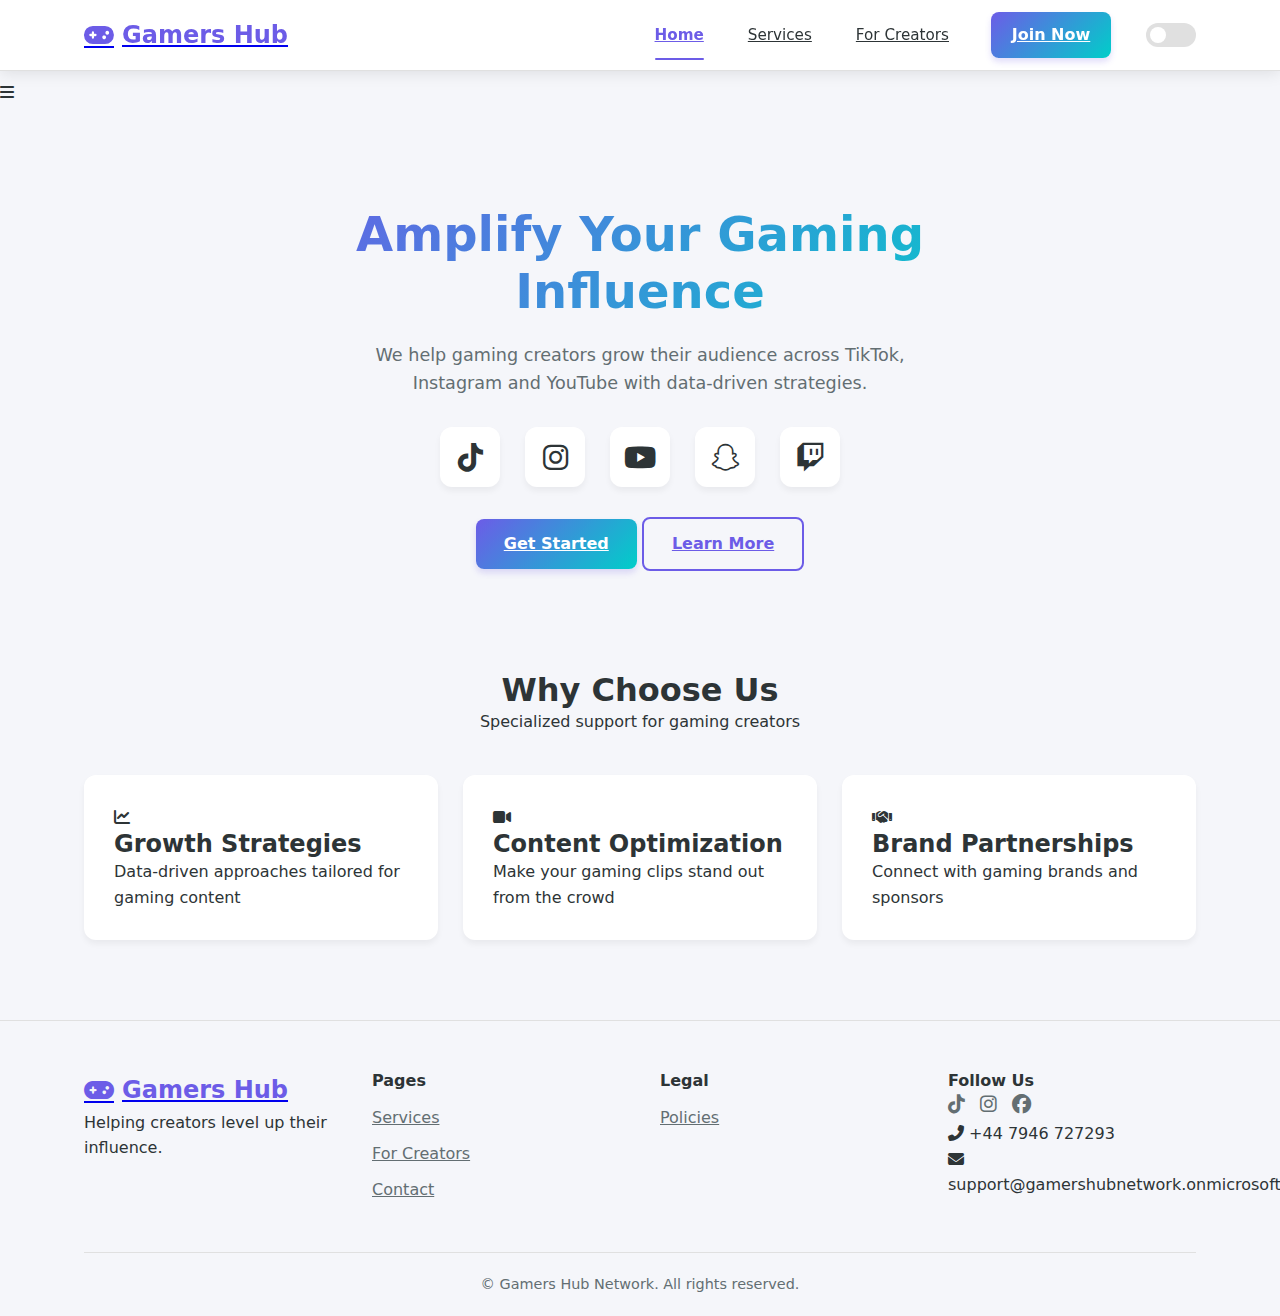
<file: index.html>
<!DOCTYPE html>
<html lang="en" data-theme="light">
<head>
  <meta charset="UTF-8">
  <meta name="viewport" content="width=device-width, initial-scale=1.0">
  <title>Gamers Hub Network | Influencer Agency</title>
  <link rel="stylesheet" href="css/style.css">
  <link rel="stylesheet" href="https://cdnjs.cloudflare.com/ajax/libs/font-awesome/6.4.0/css/all.min.css">
</head>
<body>
  <!-- Added mobile menu button -->
  <div class="mobile-menu-btn" id="mobileMenuBtn">
    <i class="fas fa-bars"></i>
  </div>

  <nav class="navbar">
    <div class="container">
      <a href="index.html" class="logo">
        <i class="fas fa-gamepad logo-icon"></i>
        <span>Gamers Hub</span>
      </a>
      <div class="nav-links" id="navLinks">
        <a href="index.html" class="active">Home</a>
        <a href="services.html">Services</a>
        <a href="creators.html">For Creators</a>
        <a href="contact.html" class="btn btn-primary">Join Now</a>
        <label class="theme-switch">
          <input type="checkbox" id="theme-toggle">
          <span class="slider"></span>
        </label>
      </div>
    </div>
  </nav>

  <!-- Original hero section remains unchanged -->
  <section class="hero">
    <div class="container">
      <h1>Amplify Your Gaming Influence</h1>
      <p>We help gaming creators grow their audience across TikTok, Instagram and YouTube with data-driven strategies.</p>
      
      <div class="platforms">
        <div class="platform">
          <i class="fab fa-tiktok"></i>
        </div>
        <div class="platform">
          <i class="fab fa-instagram"></i>
        </div>
        <div class="platform">
          <i class="fab fa-youtube"></i>
        </div>
        <div class="platform">
          <i class="fab fa-snapchat"></i>
        </div>
        <div class="platform">
          <i class="fab fa-twitch"></i>
        </div>
      </div>

      <div class="hero-buttons">
        <a href="contact.html" class="btn btn-primary">Get Started</a>
        <a href="services.html" class="btn btn-outline">Learn More</a>
      </div>
    </div>
  </section>

  <!-- Original features section remains unchanged -->
  <section class="container">
    <h2 class="text-center">Why Choose Us</h2>
    <p class="text-center">Specialized support for gaming creators</p>
    
    <div class="grid grid-3">
      <div class="card">
        <i class="fas fa-chart-line feature-icon"></i>
        <h3>Growth Strategies</h3>
        <p>Data-driven approaches tailored for gaming content</p>
      </div>
      
      <div class="card">
        <i class="fas fa-video feature-icon"></i>
        <h3>Content Optimization</h3>
        <p>Make your gaming clips stand out from the crowd</p>
      </div>
      
      <div class="card">
        <i class="fas fa-handshake feature-icon"></i>
        <h3>Brand Partnerships</h3>
        <p>Connect with gaming brands and sponsors</p>
      </div>
    </div>
  </section>

  <!-- Original footer remains unchanged -->
  <div id="footer-container"></div>

<script>
  fetch('footer.html')
    .then(response => response.text())
    .then(data => {
      document.getElementById('footer-container').innerHTML = data;
    })
    .catch(() => {
      document.getElementById('footer-container').innerHTML = `
        <footer class="footer">
          <div class="container">
            <p>© ${new Date().getFullYear()} Gamers Hub Network</p>
          </div>
        </footer>
      `;
    });
</script>

  <script src="/js/theme.js"></script>
   <script src="js/main.js"></script>
</body>
</html>
</file>
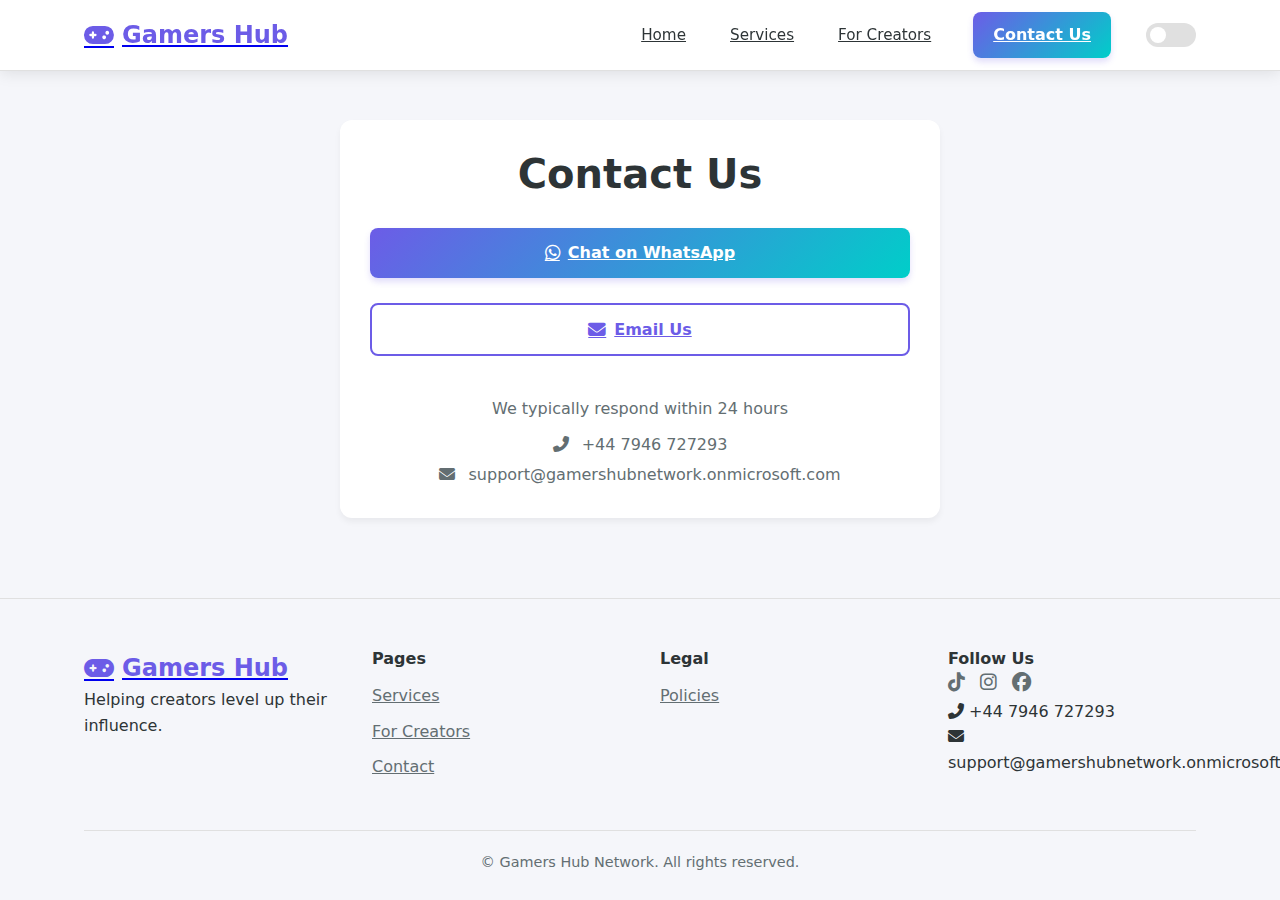
<file: contact.html>
<!DOCTYPE html>
<html lang="en" data-theme="light">
<head>
    <meta charset="UTF-8">
    <meta name="viewport" content="width=device-width, initial-scale=1.0">
    <title>Contact Gamers Hub Network</title>
    <link rel="stylesheet" href="css/style.css">
    <link rel="stylesheet" href="https://cdnjs.cloudflare.com/ajax/libs/font-awesome/6.4.0/css/all.min.css">
</head>
<body>
    <nav class="navbar">
        <div class="container">
            <a href="index.html" class="logo">
                <i class="fas fa-gamepad logo-icon"></i>
                <span>Gamers Hub</span>
            </a>
            <div class="nav-links">
                <a href="index.html">Home</a>
                <a href="services.html">Services</a>
                <a href="creators.html">For Creators</a>
                <a href="contact.html" class="btn btn-primary">Contact Us</a>
                <label class="theme-switch">
                    <input type="checkbox" id="theme-toggle">
                    <span class="slider"></span>
                </label>
            </div>
        </div>
    </nav>

    <main class="container">
        <section class="card" style="max-width: 600px; margin: 40px auto; text-align: center;">
            <h1 style="margin-bottom: 30px;">Contact Us</h1>
            
            <div class="contact-options" style="display: flex; flex-direction: column; gap: 25px;">
                <a href="https://wa.me/447946727293" class="btn btn-primary btn-icon" style="justify-content: center;">
                    <i class="fab fa-whatsapp"></i>
                    <span>Chat on WhatsApp</span>
                </a>
                
                <a href="mailto:support@gamershubnetwork.onmicrosoft.com" class="btn btn-outline btn-icon" style="justify-content: center;">
                    <i class="fas fa-envelope"></i>
                    <span>Email Us</span>
                </a>
            </div>
            
            <div style="margin-top: 40px; color: var(--text-muted);">
                <p>We typically respond within 24 hours</p>
                <p style="margin-top: 10px;">
                    <i class="fas fa-phone-alt" style="margin-right: 8px;"></i>
                    +44 7946 727293
                </p>
                <p style="margin-top: 5px;">
                    <i class="fas fa-envelope" style="margin-right: 8px;"></i>
                    support@gamershubnetwork.onmicrosoft.com
                </p>
            </div>
        </section>
    </main>

    <!-- Footer -->
  <div id="footer-container"></div>

<script>
  fetch('footer.html')
    .then(response => response.text())
    .then(data => {
      document.getElementById('footer-container').innerHTML = data;
    })
    .catch(() => {
      document.getElementById('footer-container').innerHTML = `
        <footer class="footer">
          <div class="container">
            <p>© ${new Date().getFullYear()} Gamers Hub Network</p>
          </div>
        </footer>
      `;
    });
</script>

  <script src="js/theme.js"></script>
</body>
</html>
</file>
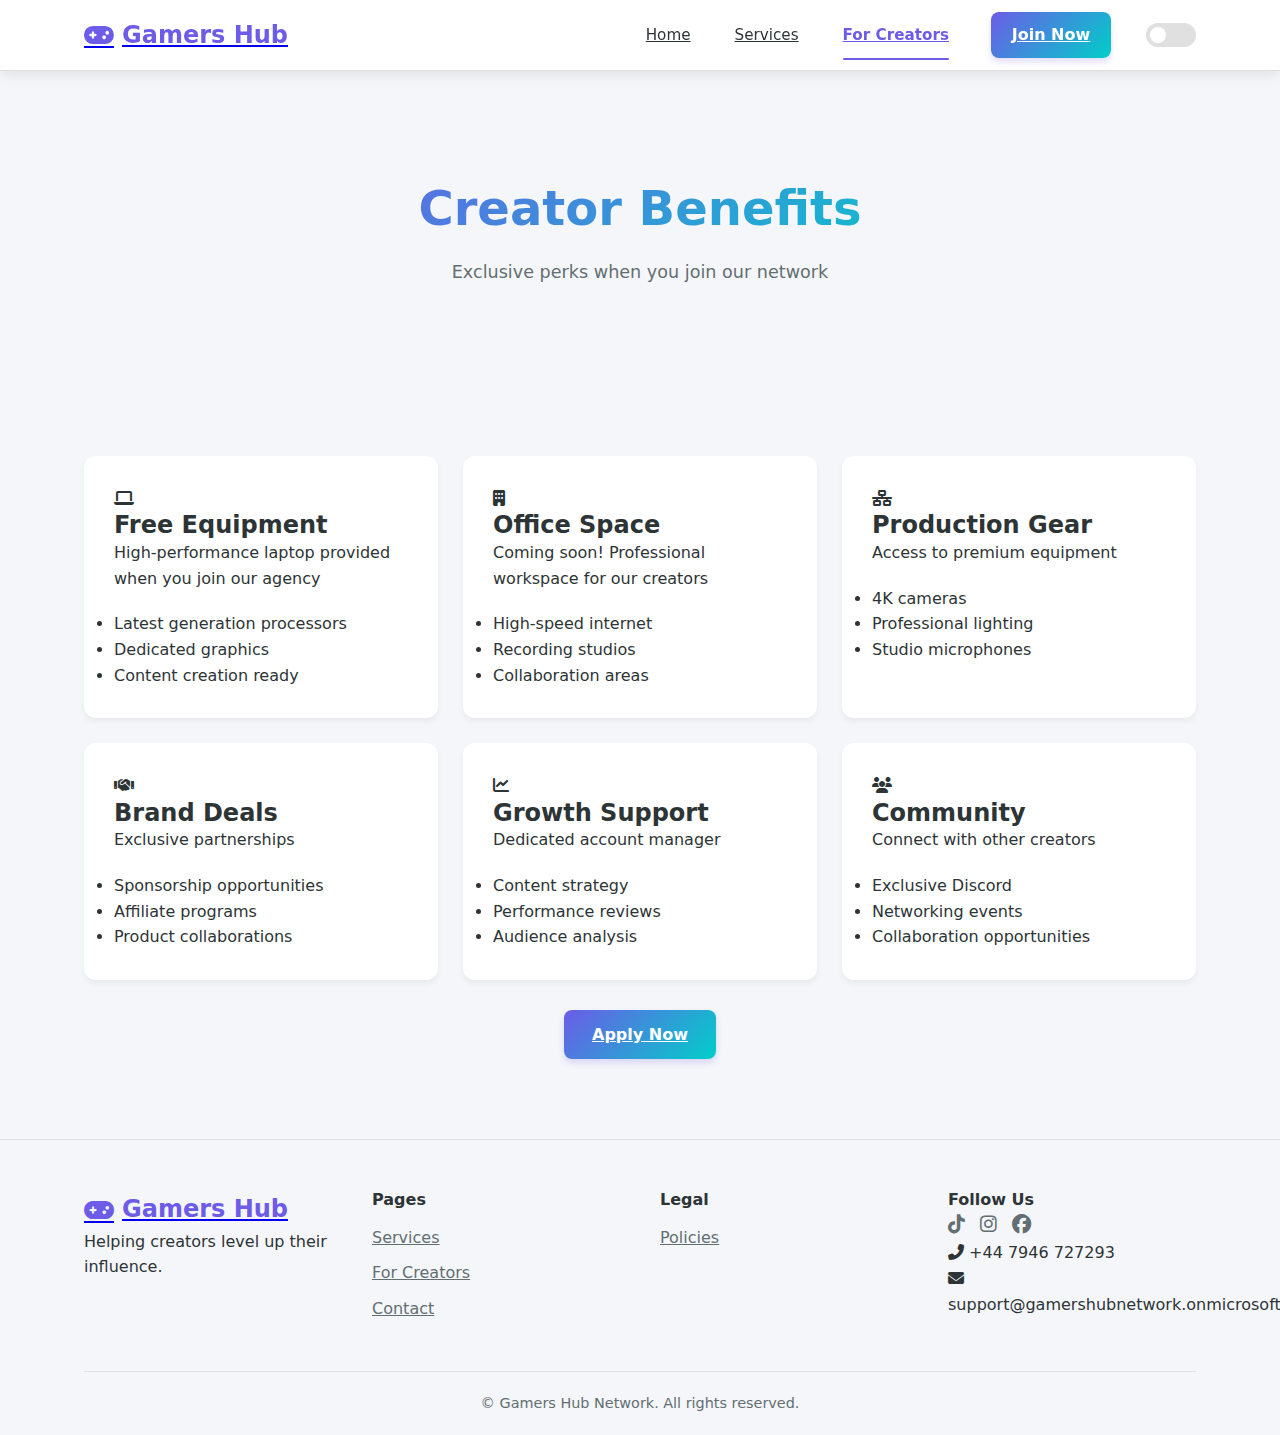
<file: creators.html>
<!DOCTYPE html>
<html lang="en" data-theme="light">
<head>
  <meta charset="UTF-8">
  <meta name="viewport" content="width=device-width, initial-scale=1.0">
  <title>For Creators | Gamers Hub Network</title>
  <link rel="stylesheet" href="css/style.css">
  <link rel="stylesheet" href="https://cdnjs.cloudflare.com/ajax/libs/font-awesome/6.4.0/css/all.min.css">
</head>
<body>
  <nav class="navbar">
        <div class="container">
            <a href="index.html" class="logo">
                <i class="fas fa-gamepad logo-icon"></i>
                <span>Gamers Hub</span>
            </a>
            <div class="nav-links">
                <a href="index.html">Home</a>
                <a href="services.html">Services</a>
                <a href="creators.html" class="active">For Creators</a>
                <a href="contact.html" class="btn btn-primary">Join Now</a>
                <label class="theme-switch">
                    <input type="checkbox" id="theme-toggle">
                    <span class="slider"></span>
                </label>
            </div>
        </div>
    </nav>


  <section class="hero">
    <div class="container">
      <h1>Creator Benefits</h1>
      <p>Exclusive perks when you join our network</p>
    </div>
  </section>

  <section class="container">
    <div class="grid grid-3">
      <div class="card">
        <i class="fas fa-laptop feature-icon"></i>
        <h3>Free Equipment</h3>
        <p>High-performance laptop provided when you join our agency</p>
        <ul class="mt-2">
          <li>Latest generation processors</li>
          <li>Dedicated graphics</li>
          <li>Content creation ready</li>
        </ul>
      </div>
      
      <div class="card">
        <i class="fas fa-building feature-icon"></i>
        <h3>Office Space</h3>
        <p>Coming soon! Professional workspace for our creators</p>
        <ul class="mt-2">
          <li>High-speed internet</li>
          <li>Recording studios</li>
          <li>Collaboration areas</li>
        </ul>
      </div>
      
      <div class="card">
        <i class="fas fa-network-wired feature-icon"></i>
        <h3>Production Gear</h3>
        <p>Access to premium equipment</p>
        <ul class="mt-2">
          <li>4K cameras</li>
          <li>Professional lighting</li>
          <li>Studio microphones</li>
        </ul>
      </div>
      
      <div class="card">
        <i class="fas fa-handshake feature-icon"></i>
        <h3>Brand Deals</h3>
        <p>Exclusive partnerships</p>
        <ul class="mt-2">
          <li>Sponsorship opportunities</li>
          <li>Affiliate programs</li>
          <li>Product collaborations</li>
        </ul>
      </div>
      
      <div class="card">
        <i class="fas fa-chart-line feature-icon"></i>
        <h3>Growth Support</h3>
        <p>Dedicated account manager</p>
        <ul class="mt-2">
          <li>Content strategy</li>
          <li>Performance reviews</li>
          <li>Audience analysis</li>
        </ul>
      </div>
      
      <div class="card">
        <i class="fas fa-users feature-icon"></i>
        <h3>Community</h3>
        <p>Connect with other creators</p>
        <ul class="mt-2">
          <li>Exclusive Discord</li>
          <li>Networking events</li>
          <li>Collaboration opportunities</li>
        </ul>
      </div>
    </div>
    
    <div class="text-center mt-3">
      <a href="contact.html" class="btn btn-primary">Apply Now</a>
    </div>
  </section>

  <!-- Footer -->
  <div id="footer-container"></div>

<script>
  fetch('footer.html')
    .then(response => response.text())
    .then(data => {
      document.getElementById('footer-container').innerHTML = data;
    })
    .catch(() => {
      document.getElementById('footer-container').innerHTML = `
        <footer class="footer">
          <div class="container">
            <p>© ${new Date().getFullYear()} Gamers Hub Network</p>
          </div>
        </footer>
      `;
    });
</script>

  <script src="js/theme.js"></script>
</body>
</html>
</file>
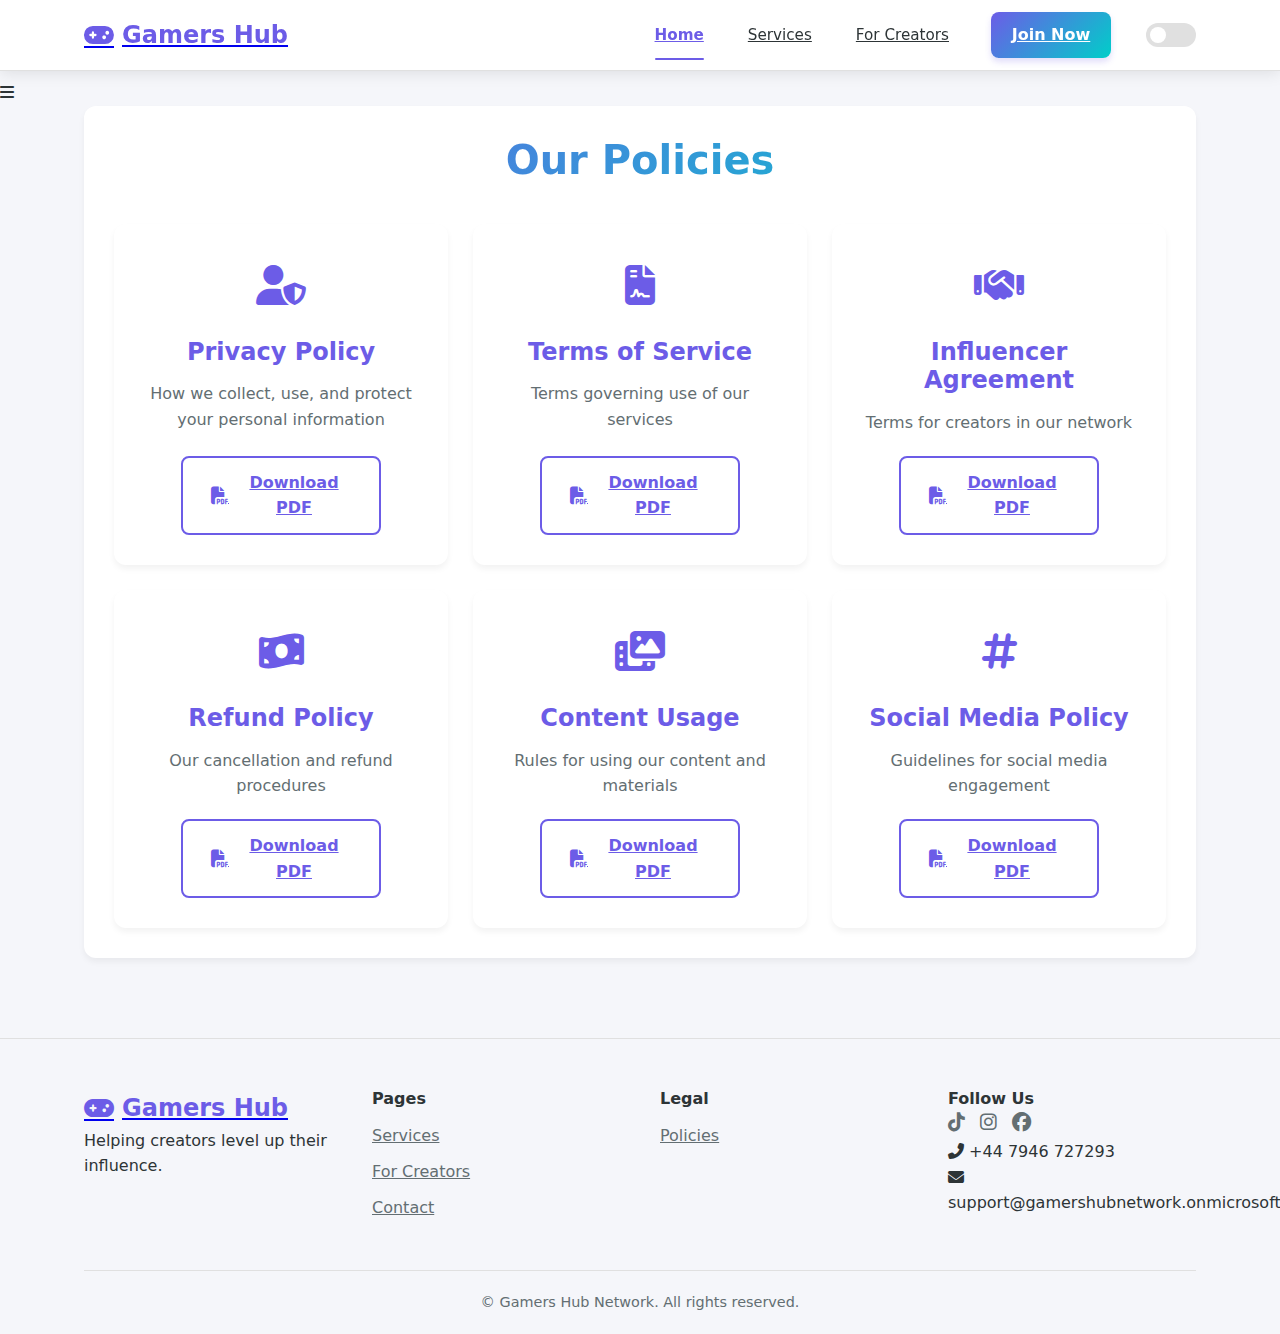
<file: policies.html>
<!DOCTYPE html>
<html lang="en" data-theme="light">

<head>
    <meta charset="UTF-8">
    <meta name="viewport" content="width=device-width, initial-scale=1.0">
    <title>Policies | Gamers Hub Network</title>
    <link rel="stylesheet" href="css/style.css">
    <link rel="stylesheet" href="css/policies.css">
    <link rel="stylesheet" href="https://cdnjs.cloudflare.com/ajax/libs/font-awesome/6.4.0/css/all.min.css">
</head>

<body>
    <!-- Added mobile menu button -->
    <div class="mobile-menu-btn" id="mobileMenuBtn">
        <i class="fas fa-bars"></i>
    </div>

    <nav class="navbar">
        <div class="container">
            <a href="index.html" class="logo">
                <i class="fas fa-gamepad logo-icon"></i>
                <span>Gamers Hub</span>
            </a>
            <div class="nav-links">
                <a href="index.html" class="active">Home</a>
                <a href="services.html">Services</a>
                <a href="creators.html">For Creators</a>
                <a href="contact.html" class="btn btn-primary">Join Now</a>
                <label class="theme-switch">
                    <input type="checkbox" id="theme-toggle">
                    <span class="slider"></span>
                </label>
            </div>
        </div>
    </nav>


    <main class="container">
        <section class="card">
            <h1 class="policy-page-title">Our Policies</h1>

            <div class="policies-grid">
                <!-- Privacy Policy -->
                <div class="policy-card">
                    <div class="policy-icon">
                        <i class="fas fa-user-shield"></i>
                    </div>
                    <h3>Privacy Policy</h3>
                    <p>How we collect, use, and protect your personal information</p>
                    <a href="pdf/Privacy-Policy.pdf" class="btn btn-outline btn-icon" download>
                        <i class="fas fa-file-pdf"></i>
                        <span>Download PDF</span>
                    </a>
                </div>

                <!-- Terms of Service -->
                <div class="policy-card">
                    <div class="policy-icon">
                        <i class="fas fa-file-contract"></i>
                    </div>
                    <h3>Terms of Service</h3>
                    <p>Terms governing use of our services</p>
                    <a href="pdf/Client-Agreement-Policy.pdf" class="btn btn-outline btn-icon" download>
                        <i class="fas fa-file-pdf"></i>
                        <span>Download PDF</span>
                    </a>
                </div>

                <!-- Influencer Agreement -->
                <div class="policy-card">
                    <div class="policy-icon">
                        <i class="fas fa-handshake"></i>
                    </div>
                    <h3>Influencer Agreement</h3>
                    <p>Terms for creators in our network</p>
                    <a href="pdf/Influencer-Agreement-Policy.pdf" class="btn btn-outline btn-icon" download>
                        <i class="fas fa-file-pdf"></i>
                        <span>Download PDF</span>
                    </a>
                </div>

                <!-- Refund Policy -->
                <div class="policy-card">
                    <div class="policy-icon">
                        <i class="fas fa-money-bill-wave"></i>
                    </div>
                    <h3>Refund Policy</h3>
                    <p>Our cancellation and refund procedures</p>
                    <a href="pdf/Refund-and-Cancellation-Policy.pdf" class="btn btn-outline btn-icon" download>
                        <i class="fas fa-file-pdf"></i>
                        <span>Download PDF</span>
                    </a>
                </div>

                <!-- Content Usage Policy -->
                <div class="policy-card">
                    <div class="policy-icon">
                        <i class="fas fa-photo-video"></i>
                    </div>
                    <h3>Content Usage</h3>
                    <p>Rules for using our content and materials</p>
                    <a href="pdf/Content-Usage-Policy.pdf" class="btn btn-outline btn-icon" download>
                        <i class="fas fa-file-pdf"></i>
                        <span>Download PDF</span>
                    </a>
                </div>

                <!-- Social Media Policy -->
                <div class="policy-card">
                    <div class="policy-icon">
                        <i class="fas fa-hashtag"></i>
                    </div>
                    <h3>Social Media Policy</h3>
                    <p>Guidelines for social media engagement</p>
                    <a href="pdf/Social-Media-Policy.pdf" class="btn btn-outline btn-icon" download>
                        <i class="fas fa-file-pdf"></i>
                        <span>Download PDF</span>
                    </a>
                </div>
            </div>
        </section>
    </main>

    <!-- Footer -->
    <div id="footer-container"></div>

    <script>
        fetch('footer.html')
            .then(response => response.text())
            .then(data => {
                document.getElementById('footer-container').innerHTML = data;
            })
            .catch(() => {
                document.getElementById('footer-container').innerHTML = `
        <footer class="footer">
          <div class="container">
            <p>© ${new Date().getFullYear()} Gamers Hub Network</p>
          </div>
        </footer>
      `;
            });
    </script>

    <script src="js/theme.js"></script>
    <script src="js/main.js"></script>
</body>

</html>
</file>
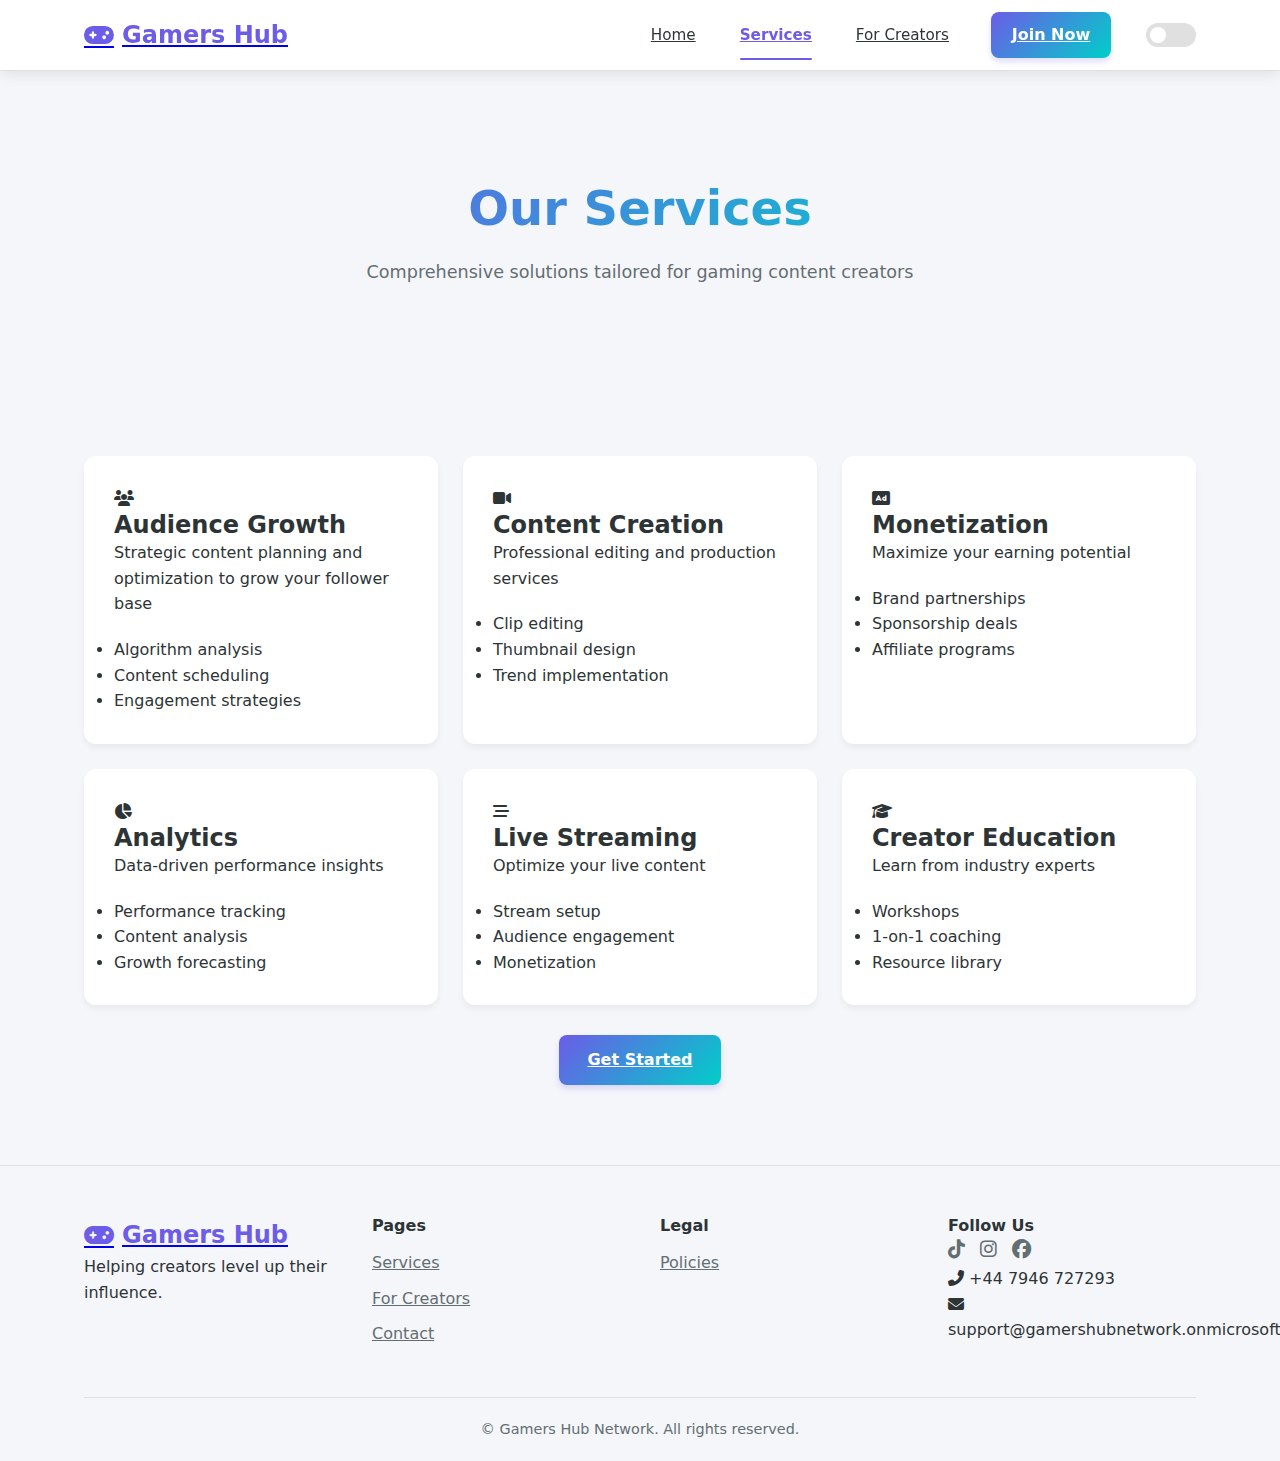
<file: services.html>
<!DOCTYPE html>
<html lang="en" data-theme="light">
<head>
  <meta charset="UTF-8">
  <meta name="viewport" content="width=device-width, initial-scale=1.0">
  <title>Our Services | Gamers Hub Network</title>
  <link rel="stylesheet" href="css/style.css">
  <link rel="stylesheet" href="https://cdnjs.cloudflare.com/ajax/libs/font-awesome/6.4.0/css/all.min.css">
</head>
<body>
  <nav class="navbar">
        <div class="container">
            <a href="index.html" class="logo">
                <i class="fas fa-gamepad logo-icon"></i>
                <span>Gamers Hub</span>
            </a>
            <div class="nav-links">
                <a href="index.html">Home</a>
                <a href="services.html" class="active">Services</a>
                <a href="creators.html">For Creators</a>
                <a href="contact.html" class="btn btn-primary">Join Now</a>
                <label class="theme-switch">
                    <input type="checkbox" id="theme-toggle">
                    <span class="slider"></span>
                </label>
            </div>
        </div>
    </nav>


  <section class="hero">
    <div class="container">
      <h1>Our Services</h1>
      <p>Comprehensive solutions tailored for gaming content creators</p>
    </div>
  </section>

  <section class="container">
    <div class="grid grid-3">
      <div class="card">
        <i class="fas fa-users feature-icon"></i>
        <h3>Audience Growth</h3>
        <p>Strategic content planning and optimization to grow your follower base</p>
        <ul class="mt-2">
          <li>Algorithm analysis</li>
          <li>Content scheduling</li>
          <li>Engagement strategies</li>
        </ul>
      </div>
      
      <div class="card">
        <i class="fas fa-video feature-icon"></i>
        <h3>Content Creation</h3>
        <p>Professional editing and production services</p>
        <ul class="mt-2">
          <li>Clip editing</li>
          <li>Thumbnail design</li>
          <li>Trend implementation</li>
        </ul>
      </div>
      
      <div class="card">
        <i class="fas fa-ad feature-icon"></i>
        <h3>Monetization</h3>
        <p>Maximize your earning potential</p>
        <ul class="mt-2">
          <li>Brand partnerships</li>
          <li>Sponsorship deals</li>
          <li>Affiliate programs</li>
        </ul>
      </div>
      
      <div class="card">
        <i class="fas fa-chart-pie feature-icon"></i>
        <h3>Analytics</h3>
        <p>Data-driven performance insights</p>
        <ul class="mt-2">
          <li>Performance tracking</li>
          <li>Content analysis</li>
          <li>Growth forecasting</li>
        </ul>
      </div>
      
      <div class="card">
        <i class="fas fa-stream feature-icon"></i>
        <h3>Live Streaming</h3>
        <p>Optimize your live content</p>
        <ul class="mt-2">
          <li>Stream setup</li>
          <li>Audience engagement</li>
          <li>Monetization</li>
        </ul>
      </div>
      
      <div class="card">
        <i class="fas fa-graduation-cap feature-icon"></i>
        <h3>Creator Education</h3>
        <p>Learn from industry experts</p>
        <ul class="mt-2">
          <li>Workshops</li>
          <li>1-on-1 coaching</li>
          <li>Resource library</li>
        </ul>
      </div>
    </div>
    
    <div class="text-center mt-3">
      <a href="contact.html" class="btn btn-primary">Get Started</a>
    </div>
  </section>

  <!-- Footer -->
  <div id="footer-container"></div>

<script>
  fetch('footer.html')
    .then(response => response.text())
    .then(data => {
      document.getElementById('footer-container').innerHTML = data;
    })
    .catch(() => {
      document.getElementById('footer-container').innerHTML = `
        <footer class="footer">
          <div class="container">
            <p>© ${new Date().getFullYear()} Gamers Hub Network</p>
          </div>
        </footer>
      `;
    });
</script>

  <script src="js/theme.js"></script>
</body>
</html>
</file>
<file: css/style.css>
:root {
  --primary: #6C5CE7;
  --primary-light: #8C7AE6;
  --secondary: #00CEC9;
  --text: #2D3436;
  --bg: #F5F6FA;
  --card-bg: #FFFFFF;
  --nav-bg: #FFFFFF;
  --border: #E0E0E0;
  --text-muted: #636E72;
}

[data-theme="dark"] {
  --primary: #8C7AE6;
  --primary-light: #9C8BEE;
  --secondary: #00D8D1;
  --text: #F5F6FA;
  --bg: #1A1A1A;
  --card-bg: #2D3436;
  --nav-bg: #2D3436;
  --border: #444;
  --text-muted: #B2BEC3;
}

* {
  margin: 0;
  padding: 0;
  box-sizing: border-box;
  transition: background 0.3s, color 0.1s;
}

body {
  font-family: 'Inter', system-ui, -apple-system, sans-serif;
  background: var(--bg);
  color: var(--text);
  line-height: 1.6;
  padding-top: 80px;
}

.container {
  width: 90%;
  max-width: 1200px;
  margin: 0 auto;
  padding: 0 20px;
}

/* ====================== */
/* Enhanced Navigation */
/* ====================== */
.navbar {
  background: var(--nav-bg);
  padding: 12px 0;
  position: fixed;
  width: 100%;
  top: 0;
  z-index: 1000;
  box-shadow: 0 2px 15px rgba(0,0,0,0.1);
  border-bottom: 1px solid var(--border);
}

.navbar .container {
  display: flex;
  justify-content: space-between;
  align-items: center;
}

.logo {
  font-size: 1.5rem;
  font-weight: 700;
  display: flex;
  align-items: center;
  gap: 8px;
}

.logo span {
  color: var(--primary);
}

.logo-icon {
  color: var(--primary);
}

.nav-links {
  display: flex;
  align-items: center;
  gap: 20px;
}

.nav-links a:not(.btn) {
  padding: 8px 12px;
  border-radius: 6px;
  font-weight: 500;
  color: var(--text);
  transition: all 0.3s ease;
  position: relative;
  font-size: 0.95rem;
}

.nav-links a:not(.btn):hover {
  color: var(--primary);
  background: rgba(108, 92, 231, 0.08);
}

.nav-links a:not(.btn).active {
  color: var(--primary);
  font-weight: 600;
}

.nav-links a:not(.btn).active::after {
  content: '';
  position: absolute;
  bottom: -5px;
  left: 12px;
  width: calc(100% - 24px);
  height: 2px;
  background: var(--primary);
  border-radius: 2px;
}

/* Join Now button in nav */
.nav-links .btn-primary {
  padding: 10px 20px;
  font-weight: 600;
  margin-left: 10px;
}

/* Theme toggle adjustment */
.theme-switch {
  margin-left: 15px;
}

/* ====================== */
/* Existing Styles Remain */
/* ====================== */

/* Typography */
h1, h2, h3, h4 {
  font-weight: 700;
  line-height: 1.2;
}

h1 { font-size: 2.5rem; }
h2 { font-size: 2rem; }
h3 { font-size: 1.5rem; }

/* Buttons */
.btn {
  display: inline-block;
  padding: 10px 24px;
  border-radius: 8px;
  font-weight: 600;
  font-size: 0.95rem;
  cursor: pointer;
  border: none;
  transition: all 0.2s;
}

.btn-primary {
  background: linear-gradient(135deg, var(--primary), var(--secondary));
  color: white;
}

.btn-primary:hover {
  transform: translateY(-2px);
  box-shadow: 0 4px 12px rgba(108, 92, 231, 0.3);
}

.btn-outline {
  background: transparent;
  border: 1px solid var(--primary);
  color: var(--primary);
}

.btn-outline:hover {
  background: var(--primary);
  color: white;
}

/* Hero Section */
.hero {
  padding: 100px 0;
  text-align: center;
}

.hero h1 {
  font-size: 3rem;
  font-weight: 800;
  line-height: 1.2;
  margin-bottom: 20px;
  background: linear-gradient(135deg, var(--primary), var(--secondary));
  -webkit-background-clip: text;
  background-clip: text;
  color: transparent;
  max-width: 800px;
  margin-left: auto;
  margin-right: auto;
}

.hero p {
  font-size: 1.1rem;
  color: var(--text-muted);
  max-width: 600px;
  margin: 0 auto 30px;
}

/* Platform Icons */
.platforms {
  display: flex;
  justify-content: center;
  gap: 25px;
  margin: 30px 0;
}

.platform {
  background: var(--card-bg);
  width: 60px;
  height: 60px;
  border-radius: 12px;
  display: flex;
  align-items: center;
  justify-content: center;
  font-size: 1.8rem;
  box-shadow: 0 4px 6px rgba(0,0,0,0.05);
}

/* Cards */
.card {
  background: var(--card-bg);
  border-radius: 12px;
  padding: 30px;
  box-shadow: 0 4px 6px rgba(0,0,0,0.05);
}

/* Grid Layout */
.grid {
  display: grid;
  gap: 25px;
  margin-top: 40px;
}

.grid-3 {
  grid-template-columns: repeat(auto-fit, minmax(300px, 1fr));
}

/* Form Elements */
.form-group {
  margin-bottom: 20px;
}

.form-group label {
  display: block;
  margin-bottom: 8px;
  font-weight: 500;
}

.form-control {
  width: 100%;
  padding: 12px 16px;
  border-radius: 8px;
  border: 1px solid var(--border);
  background: var(--card-bg);
  color: var(--text);
}

textarea.form-control {
  min-height: 150px;
}

/* Footer */
.footer {
  border-top: 1px solid var(--border);
  padding: 50px 0 20px;
  margin-top: 80px;
}

.footer-content {
  display: grid;
  grid-template-columns: repeat(auto-fit, minmax(200px, 1fr));
  gap: 40px;
  margin-bottom: 40px;
}

.footer-links h4 {
  margin-bottom: 15px;
}

.footer-links a {
  display: block;
  margin-bottom: 10px;
  color: var(--text-muted);
}

.social-links {
  display: flex;
  gap: 15px;
  font-size: 1.2rem;
}

.social-links a {
  color: var(--text-muted);
}

.copyright {
  text-align: center;
  padding-top: 20px;
  border-top: 1px solid var(--border);
  color: var(--text-muted);
  font-size: 0.9rem;
}

/* Dark Mode Toggle */
.theme-switch {
  position: relative;
  display: inline-block;
  width: 50px;
  height: 24px;
}

.theme-switch input {
  opacity: 0;
  width: 0;
  height: 0;
}

.slider {
  position: absolute;
  cursor: pointer;
  top: 0;
  left: 0;
  right: 0;
  bottom: 0;
  background-color: var(--border);
  transition: .4s;
  border-radius: 24px;
}

.slider:before {
  position: absolute;
  content: "";
  height: 16px;
  width: 16px;
  left: 4px;
  bottom: 4px;
  background-color: white;
  transition: .4s;
  border-radius: 50%;
}

input:checked + .slider {
  background-color: var(--primary);
}

input:checked + .slider:before {
  transform: translateX(26px);
}

/* Utility Classes */
.text-center { text-align: center; }
.mt-1 { margin-top: 10px; }
.mt-2 { margin-top: 20px; }
.mt-3 { margin-top: 30px; }
.mb-1 { margin-bottom: 10px; }
.mb-2 { margin-bottom: 20px; }
.mb-3 { margin-bottom: 30px; }

/* Enhanced Button Styles */
.btn {
  display: inline-flex;
  align-items: center;
  justify-content: center;
  padding: 12px 28px;
  border-radius: 8px;
  font-weight: 600;
  font-size: 1rem;
  cursor: pointer;
  border: none;
  transition: all 0.3s cubic-bezier(0.25, 0.8, 0.25, 1);
  position: relative;
  overflow: hidden;
  text-align: center;
  min-width: 120px;
}

.btn-primary {
  background: linear-gradient(135deg, var(--primary), var(--secondary));
  color: white;
  box-shadow: 0 4px 6px rgba(108, 92, 231, 0.2);
}

.btn-primary:hover {
  transform: translateY(-2px);
  box-shadow: 0 6px 12px rgba(108, 92, 231, 0.3);
}

.btn-primary:active {
  transform: translateY(0);
  box-shadow: 0 2px 4px rgba(108, 92, 231, 0.3);
}

.btn-outline {
  background: transparent;
  border: 2px solid var(--primary);
  color: var(--primary);
}

.btn-outline:hover {
  background: var(--primary);
  color: white;
  box-shadow: 0 4px 8px rgba(108, 92, 231, 0.2);
}

.btn-ghost {
  background: transparent;
  color: var(--primary);
  border: none;
}

.btn-ghost:hover {
  background: rgba(108, 92, 231, 0.1);
}

/* Button with icon */
.btn-icon {
  gap: 8px;
}

.btn-icon i {
  font-size: 1.1em;
}

/* Button animations */
.btn::after {
  content: '';
  position: absolute;
  top: 50%;
  left: 50%;
  width: 5px;
  height: 5px;
  background: rgba(255, 255, 255, 0.5);
  opacity: 0;
  border-radius: 100%;
  transform: scale(1, 1) translate(-50%, -50%);
  transform-origin: 50% 50%;
}

.btn:focus:not(:active)::after {
  animation: ripple 0.6s ease-out;
}

@keyframes ripple {
  0% {
    transform: scale(0, 0);
    opacity: 0.5;
  }
  100% {
    transform: scale(20, 20);
    opacity: 0;
  }
}

/* Responsive buttons */
@media (max-width: 768px) {
  .btn {
    padding: 10px 20px;
    font-size: 0.9rem;
  }
  
  .nav-links {
    gap: 12px;
  }
  
  .nav-links a:not(.btn) {
    padding: 6px 10px;
    font-size: 0.9rem;
  }
  
  .nav-links .btn-primary {
    padding: 8px 16px;
    margin-left: 5px;
  }
  
  .theme-switch {
    margin-left: 10px;
    transform: scale(0.9);
  }
}
</file>
<file: css/policies.css>
/* Policies Page Specific Styles */

.policy-page-title {
    text-align: center;
    margin-bottom: 30px;
    background: linear-gradient(135deg, var(--primary), var(--secondary));
    -webkit-background-clip: text;
    background-clip: text;
    color: transparent;
}

.policies-grid {
    display: grid;
    grid-template-columns: repeat(auto-fit, minmax(300px, 1fr));
    gap: 25px;
    margin-top: 40px;
}

.policy-card {
    background: var(--card-bg);
    border-radius: 12px;
    padding: 30px;
    box-shadow: 0 4px 6px rgba(0,0,0,0.05);
    display: flex;
    flex-direction: column;
    align-items: center;
    text-align: center;
    transition: transform 0.3s ease;
}

.policy-card:hover {
    transform: translateY(-5px);
    box-shadow: 0 6px 12px rgba(0,0,0,0.1);
}

.policy-icon {
    font-size: 2.5rem;
    color: var(--primary);
    margin-bottom: 20px;
}

.policy-card h3 {
    margin-bottom: 15px;
    color: var(--primary);
}

.policy-card p {
    margin-bottom: 20px;
    color: var(--text-muted);
    flex-grow: 1;
}

.policy-card .btn {
    width: 100%;
    max-width: 200px;
}

/* Responsive adjustments */
@media (max-width: 768px) {
    .policies-grid {
        grid-template-columns: 1fr;
    }
    
    .policy-card {
        padding: 20px;
    }
}
</file>
